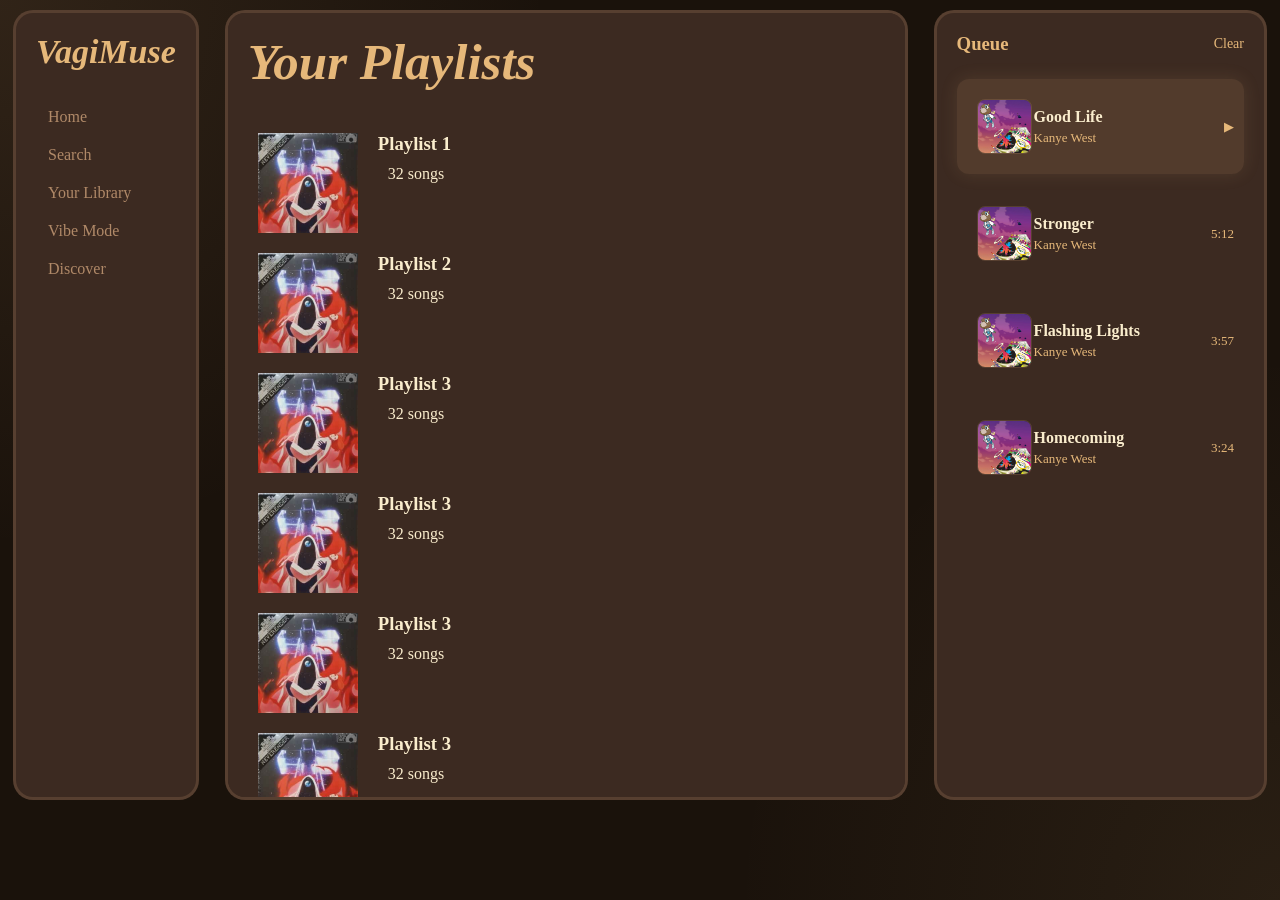
<file: library.html>
<!DOCTYPE html>
<html lang="en">
<head>
    <meta charset="UTF-8">
    <meta name="viewport" content="width=device-width, initial-scale=1.0">
    <title>Your Library</title>
    <link rel="stylesheet" href="./css/library.css">
</head>
<body>
    <div class = "container">

        <!-- nav bar -->
        <div class="sideBar">
		    <h2 class="logo">VagiMuse</h2>	
		    <nav class="menu">
			<a href="index.html" class="active">Home</a>
			<a href="#">Search</a>
			<a href="library.html">Your Library</a>
			<a href="#">Vibe Mode</a>
			<a href="#">Discover</a>
		    </nav>
		</div>

        <!-- playlists -->
        <div class = "playlist-block">
            <div class = "logo"><h2>Your Playlists</h2></div>
            <div class = "playlist-list">
                <div class = "playlist">
                    <img src="./assets/images/neverender.jpg" alt="">
                    <div class = "playlist-info">
                        <h3>Playlist 1</h3>
                        <p>32 songs</p>
                    </div>
                </div>
                <div class = "playlist">
                    <img src="./assets/images/neverender.jpg" alt="">
                    <div class = "playlist-info">
                        <h3>Playlist 2</h3>
                        <p>32 songs</p>
                    </div>
                </div>
                <div class = "playlist">
                    <img src="./assets/images/neverender.jpg" alt="">
                    <div class = "playlist-info">
                        <h3>Playlist 3</h3>
                        <p>32 songs</p>
                    </div>
                </div>
                <div class = "playlist">
                    <img src="./assets/images/neverender.jpg" alt="">
                    <div class = "playlist-info">
                        <h3>Playlist 3</h3>
                        <p>32 songs</p>
                    </div>
                </div>
                <div class = "playlist">
                    <img src="./assets/images/neverender.jpg" alt="">
                    <div class = "playlist-info">
                        <h3>Playlist 3</h3>
                        <p>32 songs</p>
                    </div>
                </div>
                <div class = "playlist">
                    <img src="./assets/images/neverender.jpg" alt="">
                    <div class = "playlist-info">
                        <h3>Playlist 3</h3>
                        <p>32 songs</p>
                    </div>
                </div>
                <div class = "playlist">
                    <img src="./assets/images/neverender.jpg" alt="">
                    <div class = "playlist-info">
                        <h3>Playlist 3</h3>
                        <p>32 songs</p>
                    </div>
                </div>
                <div class = "playlist">
                    <img src="./assets/images/neverender.jpg" alt="">
                    <div class = "playlist-info">
                        <h3>Playlist 3</h3>
                        <p>32 songs</p>
                    </div>
                </div>
                <div class = "playlist">
                    <img src="./assets/images/neverender.jpg" alt="">
                    <div class = "playlist-info">
                        <h3>Playlist 3</h3>
                        <p>32 songs</p>
                    </div>
                </div>
            </div>
        </div>

        <!-- Queue -->	
		<div class="queue">
        <div class="queueHeader">
          <h3>Queue</h3>
          <span>Clear</span>
        </div>

        <div class="queueList">

          <div class="queueItem active" data-time="3:23">
            <img src="./assets/images/Kanye-Graduation-blank.png" alt="">
            <div class="queueSongInfo">
              <h4>Good Life</h4>
              <p>Kanye West</p>
            </div>
            <span class="songTime">▶</span>
          </div>

          <div class="queueItem" data-time="5:12">
            <img src="./assets/images/Kanye-Graduation-blank.png" alt="">
            <div class="queueSongInfo">
              <h4>Stronger</h4>
              <p>Kanye West</p>
            </div>
            <span class="songTime">5:12</span>
          </div>

          <div class="queueItem" data-time="3:57">
            <img src="./assets/images/Kanye-Graduation-blank.png" alt="">
            <div class="queueSongInfo">
              <h4>Flashing Lights</h4>
              <p>Kanye West</p>
            </div>
            <span class="songTime">3:57</span>
          </div>

          <div class="queueItem" data-time="3:24">
            <img src="./assets/images/Kanye-Graduation-blank.png" alt="">
            <div class="queueSongInfo">
              <h4>Homecoming</h4>
              <p>Kanye West</p>
            </div>
            <span class="songTime">3:24</span>
          </div>

        </div>
      </div>
    </div>
</body>
</html>
</file>
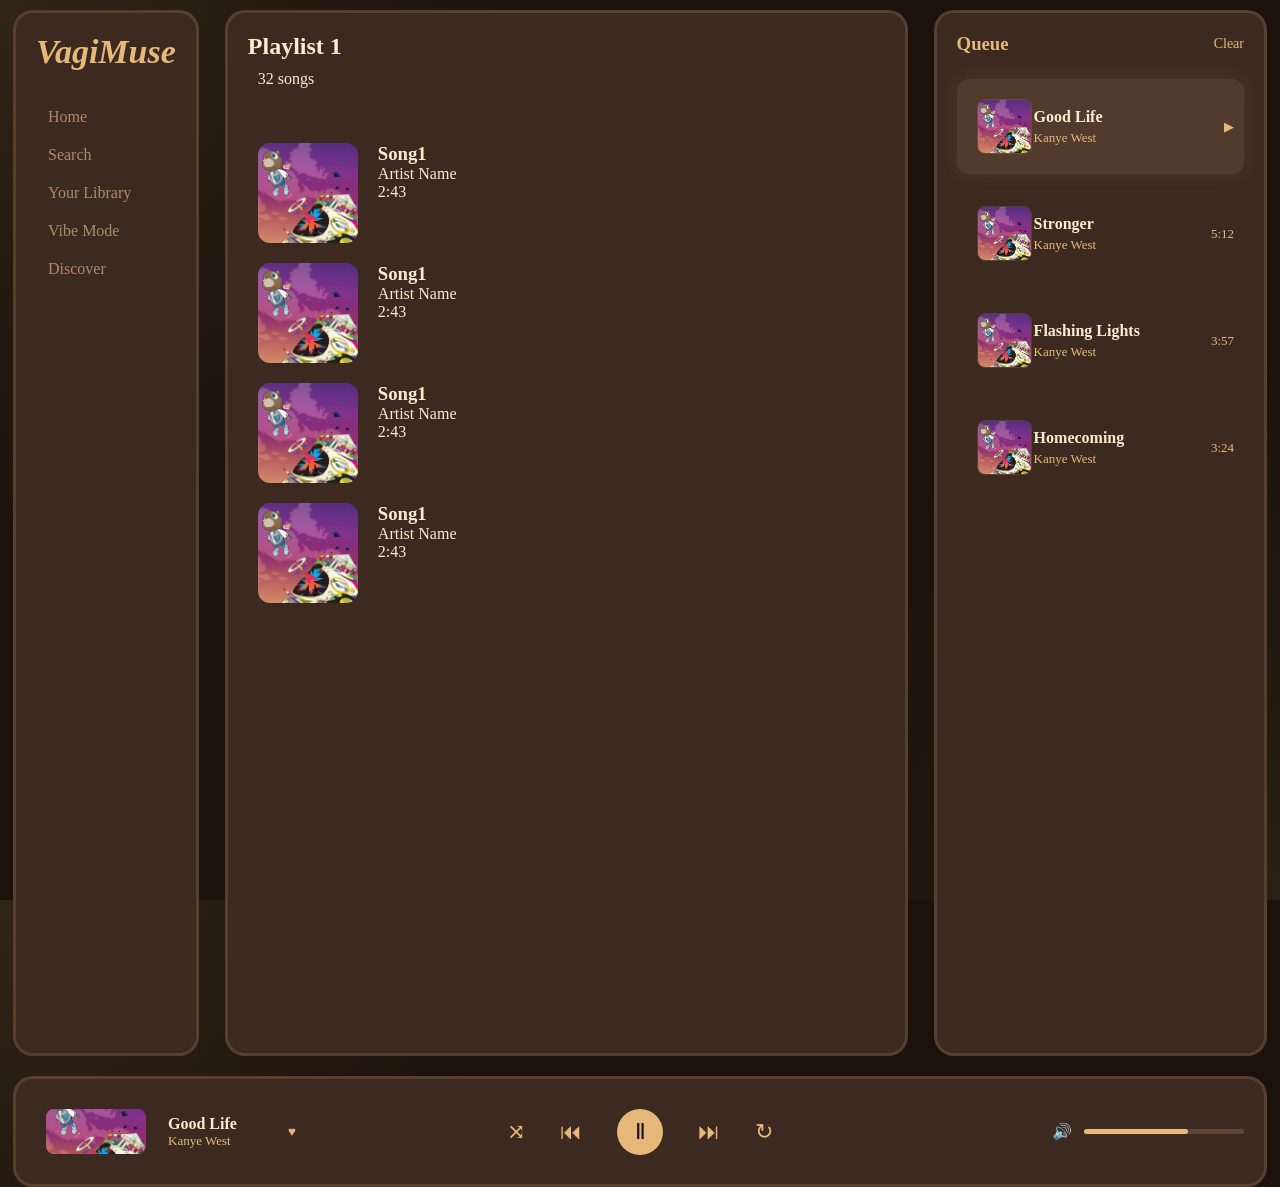
<file: playlist.html>
<!DOCTYPE html>
<html lang="en">
<head>
    <meta charset="UTF-8">
    <meta name="viewport" content="width=device-width, initial-scale=1.0">
    <title>Document</title>
    <link rel="stylesheet" href="./css/playlist.css">
</head>
<body>
    <div class = "container">
        <!-- nav bar -->
        <div class="sideBar">
          <h2 class="logo">VagiMuse</h2>	
          <nav class="menu">
            <a href="index.html" class="active">Home</a>
            <a href="#">Search</a>
            <a href="library.html">Your Library</a>
            <a href="#">Vibe Mode</a>
            <a href="#">Discover</a>
		      </nav>
		    </div>

        <!-- playlist section-->
        <div class = "playlist">
            <div class = "header">
                <h2>Playlist 1</h2>
                <p>32 songs</p>
            </div>
            <div class = "songList">
                <div class = "song song1">
                    <img src="./assets/images/Kanye-Graduation-blank.png" alt="">
                    <div>
                      <h3>Song1</h3>
                      <p>Artist Name</p>
                      <p>2:43</p>
                    </div>
                </div>
                <div class = "song song1">
                    <img src="./assets/images/Kanye-Graduation-blank.png" alt="">
                    <div>
                      <h3>Song1</h3>
                      <p>Artist Name</p>
                      <p>2:43</p>
                    </div>
                </div>
                <div class = "song song1">
                    <img src="./assets/images/Kanye-Graduation-blank.png" alt="">
                    <div>
                      <h3>Song1</h3>
                      <p>Artist Name</p>
                      <p>2:43</p>
                    </div>
                </div>
                <div class = "song song1">
                    <img src="./assets/images/Kanye-Graduation-blank.png" alt="">
                    <div>
                      <h3>Song1</h3>
                      <p>Artist Name</p>
                      <p>2:43</p>
                    </div>
                </div>
            </div>
        </div>
        
        <!-- Queue -->	
		<div class="queue">
        <div class="queueHeader">
          <h3>Queue</h3>
          <span>Clear</span>
        </div>

        <div class="queueList">

          <div class="queueItem active" data-time="3:23">
            <img src="./assets/images/Kanye-Graduation-blank.png" alt="">
            <div class="queueSongInfo">
              <h4>Good Life</h4>
              <p>Kanye West</p>
            </div>
            <span class="songTime">▶</span>
          </div>

          <div class="queueItem" data-time="5:12">
            <img src="./assets/images/Kanye-Graduation-blank.png" alt="">
            <div class="queueSongInfo">
              <h4>Stronger</h4>
              <p>Kanye West</p>
            </div>
            <span class="songTime">5:12</span>
          </div>

          <div class="queueItem" data-time="3:57">
            <img src="./assets/images/Kanye-Graduation-blank.png" alt="">
            <div class="queueSongInfo">
              <h4>Flashing Lights</h4>
              <p>Kanye West</p>
            </div>
            <span class="songTime">3:57</span>
          </div>

          <div class="queueItem" data-time="3:24">
            <img src="./assets/images/Kanye-Graduation-blank.png" alt="">
            <div class="queueSongInfo">
              <h4>Homecoming</h4>
              <p>Kanye West</p>
            </div>
            <span class="songTime">3:24</span>
          </div>

        </div>
      </div>
      <!-- Bottom Player -->
      <div class="bottomPlayer">
        <div class="miniSong">
          <img src="./assets/images/Kanye-Graduation-blank.png" alt="Album Cover" id="bottomAlbumCover">
          <div>
            <h4 id="bottomSongTitle">Good Life</h4>
            <p id="bottomSongArtist">Kanye West</p>
          </div>

          <button class="heartButton">♥</button>
        </div>

        <div class="bottomControls">
          <button>⤨</button>
          <button>⏮</button>
          <button class="bottomPlayButton" id="bottomPlayButton">Ⅱ</button>
          <button>⏭</button>
          <button>↻</button>  
        </div> 

        <div class="bottomVolumeArea">
          <span>🔊</span>
          <div class="volumeBar">
            <div class="volumeFill"></div>
          </div>
        </div>
      </div>
    </div>
</body>
</html>
</file>
<file: css/library.css>
* {
  margin: 0;
  padding: 0;
  box-sizing: border-box;
}

/* colors/theme */
:root {
  --background: #1A120B;
  --surface: #2A1B13;
  --card: #3C2A21;
  --elevated: #4A3528;

  --primary: #D4A373;
  --accent: #E6B87A;

  --text-main: #FAEDCD;
  --text-soft: #B08968;
  --text-muted: #8C6F57;

  --border: rgba(212, 163, 115, 0.18);
  --shadow: rgba(0, 0, 0, 0.45);
}
/* same design as home page */
body {
  min-height: 100vh;
  background:
    radial-gradient(circle at top left, rgba(212, 163, 115, 0.12), transparent 35%),
    radial-gradient(circle at bottom right, rgba(230, 184, 122, 0.08), transparent 35%),
    var(--background);
  color: var(--text-main);
  font-family: Georgia, serif;
}

.logo {
    color: var(--accent);
    font-size: 34px;
    font-style: italic;
    margin-bottom: 32px;
}

.menu{
    display: flex;
    flex-direction: column;
    gap: 10px;
}

.menu a{
    color: var(--text-soft);
    padding: 5px 12px;
    border-radius : 8px;
    text-decoration: none;
}

.menu a:hover{
    background: rgba(212, 163, 115, 0.14);
    color: var(--text-main);
}

.container > div{
    background: var(--card);
    border: 3px solid var(--border);
    border-radius: 20px;
    margin: 5px 8px 5px 8px;
    padding: 20px;
}

.container {
    display: grid;
    gap:10px;
    padding: 5px;
    height:100vh;
    grid-template-rows: 10fr 1fr;
    grid-template-columns: 1fr 4fr 2fr;
}

.bottomPlayer {
    grid-column: span 3;
}

/* playlists */
.playlist-block{
    overflow-y: scroll;
}

.playlist {
    display: flex;
    flex-direction: row;
}

.playlist:hover{
    background: rgba(212, 163, 115, 0.14);
    color: var(--text-main);
}

img {
    width: 100px;
    height: 100px;
    margin: 10px;
}

.playlist-info{
    display: flex;
    flex-direction: column;
    margin: 10px;
}

.playlist-info > p{
    margin: 10px;
}

/* QUEUE */
.queueHeader{
  display: flex;
  justify-content: space-between;
  align-items: center;
  margin-bottom: 24px;
  color: var(--accent);
}

.queueHeader span {
  font-size: 14px;
  cursor: pointer;
}

.queueList{
  display: flex;
  flex-direction: column;
  gap: 12px;
}

.queueItem{
  display: grid;
  grid-template-columns: 55px 1fr 45px;
  align-items: center;
  gap: 12px;

  padding: 10px;
  border-radius: 12px;
  transition: 0.25s ease;
}

.queueItem:hover,
.queueItem.active {
  background: rgba(212, 163, 115, 0.14);
  box-shadow: 0 0 18px rgba(230, 184, 122, 0.12);
}

.queue img{
  height: 55px;  
  width: 55px;
  object-fit: cover;
  border-radius: 8px;
  border: 1px solid var(--border);
}

.queueSongInfo h4 {
  color: var(--text-main);
  font-size: 16px;
  margin-bottom: 4px;
}

.queueSongInfo p {
  color: var(--accent);
  font-size: 13px;
}

.songTime {
  color: var(--accent);
  font-size: 13px;
  text-align: right;
}

/* BOTTOM-PLAYER */
.bottomPlayer {
  grid-column: span 3;
  display: grid;
  grid-template-columns: 260px 1fr 260px;
  text-align: center;
}

.miniSong {
  display: flex;
  align-items: center;
  gap: 12px;
  text-align: left;
}

.miniSong img {
  height: 45px;
  object-fit: cover;
  border-radius: 8px;
}

.miniSong p {
  color: var(--accent);
  font-size: 13px;
}

.miniSong button {
  margin-left: auto;
  background: none;
  border: none;
  color: var(--accent);
}

.bottomControls {
  display: flex;
  justify-content: center;
  align-items: center;
  gap: 35px;
}

.bottomControls button {
  background: none;
  border: none;
  color: var(--accent);
  font-size: 22px;
}

.bottomPlayButton {
  width: 46px;
  height: 46px;
  border-radius: 50%;
  background: var(--accent) !important;
  color: var(--background) !important;
}

.bottomVolumeArea {
  display: flex;
  justify-content: flex-end;
  align-items: center;
  gap: 12px;
}

.volumeBar {
  width: 160px;
  height: 5px;
  border-radius: 999px;
  background: rgba(176, 137, 104, 0.3);
}

.volumeFill {
  width: 65%;
  height: 100%;
  border-radius: 999px;
  background: var(--accent);
}
</file>
<file: css/playlist.css>
* {
  margin: 0;
  padding: 0;
  box-sizing: border-box;
}

/* colors/theme */
:root {
  --background: #1A120B;
  --surface: #2A1B13;
  --card: #3C2A21;
  --elevated: #4A3528;

  --primary: #D4A373;
  --accent: #E6B87A;

  --text-main: #FAEDCD;
  --text-soft: #B08968;
  --text-muted: #8C6F57;

  --border: rgba(212, 163, 115, 0.18);
  --shadow: rgba(0, 0, 0, 0.45);
}

body {
  min-height: 100vh;
  background:
    radial-gradient(circle at top left, rgba(212, 163, 115, 0.12), transparent 35%),
    radial-gradient(circle at bottom right, rgba(230, 184, 122, 0.08), transparent 35%),
    var(--background);
  color: var(--text-main);
  font-family: Georgia, serif;
}

.logo {
    color: var(--accent);
    font-size: 34px;
    font-style: italic;
    margin-bottom: 32px;
}

/* Menu */
.menu{
    display: flex;
    flex-direction: column;
    gap: 10px;
}

.menu a{
    color: var(--text-soft);
    padding: 5px 12px;
    border-radius : 8px;
    text-decoration: none;
}

.menu a:hover{
    background: rgba(212, 163, 115, 0.14);
    color: var(--text-main);
    box-shadow: 0 0 18px rgba(230, 184, 122, 0.18);
}

.container {
    display: grid;
    gap:10px;
    padding: 5px;
    height:100vh;
    grid-template-rows: 10fr 1fr;
    grid-template-columns: 1fr 4fr 2fr;
}

.bottomPlayer {
    grid-column: span 3;
}

.container > div{
    background: var(--card);
    border: 3px solid var(--border);
    border-radius: 20px;
    margin: 5px 8px 5px 8px;
    padding: 20px;
}

.songList{
    display: flex;
    flex-direction: column;
    overflow-y: scroll;
    height: 100vh;
}

img {
    width: 100px;
    height: 100px;
    margin: 10px;
    border-radius: 12px;
}

/* Playlist */
.playlist{
  display: flex;
  flex-direction: column;
}

.header{
  height: 100px;
}

.header > p{
  margin : 10px;
}

.song{
  display: flex;
  flex-direction: row;
   border-radius: 12px;
}

.song > div{
  display: flex;
  flex-direction: column;
  width: 100%;
  margin: 10px;
}

.song:hover{
  background: rgba(212, 163, 115, 0.14);
  color: var(--text-main);
}

/* QUEUE */
.queueHeader{
  display: flex;
  justify-content: space-between;
  align-items: center;
  margin-bottom: 24px;
  color: var(--accent);
}

.queueHeader span {
  font-size: 14px;
  cursor: pointer;
}

.queueList{
  display: flex;
  flex-direction: column;
  gap: 12px;
}

.queueItem{
  display: grid;
  grid-template-columns: 55px 1fr 45px;
  align-items: center;
  gap: 12px;

 padding: 10px;
  border-radius: 12px;
  transition: 0.25s ease;
}

.queueItem:hover,
.queueItem.active {
  background: rgba(212, 163, 115, 0.14);
  box-shadow: 0 0 18px rgba(230, 184, 122, 0.12);
}

.queue img{
  height: 55px;  
  width: 55px;
  object-fit: cover;
  border-radius: 8px;
  border: 1px solid var(--border);
}

.queueSongInfo h4 {
  color: var(--text-main);
  font-size: 16px;
  margin-bottom: 4px;
}

.queueSongInfo p {
  color: var(--accent);
  font-size: 13px;
}

.songTime {
  color: var(--accent);
  font-size: 13px;
  text-align: right;
}

/* BOTTOM-PLAYER */
.bottomPlayer {
  grid-column: span 3;
  display: grid;
  grid-template-columns: 260px 1fr 260px;
  text-align: center;
}

.miniSong {
  display: flex;
  align-items: center;
  gap: 12px;
  text-align: left;
}

.miniSong img {
  height: 45px;
  object-fit: cover;
  border-radius: 8px;
}

.miniSong p {
  color: var(--accent);
  font-size: 13px;
}

.miniSong button {
  margin-left: auto;
  background: none;
  border: none;
  color: var(--accent);
}

.bottomControls {
  display: flex;
  justify-content: center;
  align-items: center;
  gap: 35px;
}

.bottomControls button {
  background: none;
  border: none;
  color: var(--accent);
  font-size: 22px;
}

.bottomPlayButton {
  width: 46px;
  height: 46px;
  border-radius: 50%;
  background: var(--accent) !important;
  color: var(--background) !important;
}

.bottomVolumeArea {
  display: flex;
  justify-content: flex-end;
  align-items: center;
  gap: 12px;
}

.volumeBar {
  width: 160px;
  height: 5px;
  border-radius: 999px;
  background: rgba(176, 137, 104, 0.3);
}

.volumeFill {
  width: 65%;
  height: 100%;
  border-radius: 999px;
  background: var(--accent);
}
</file>
